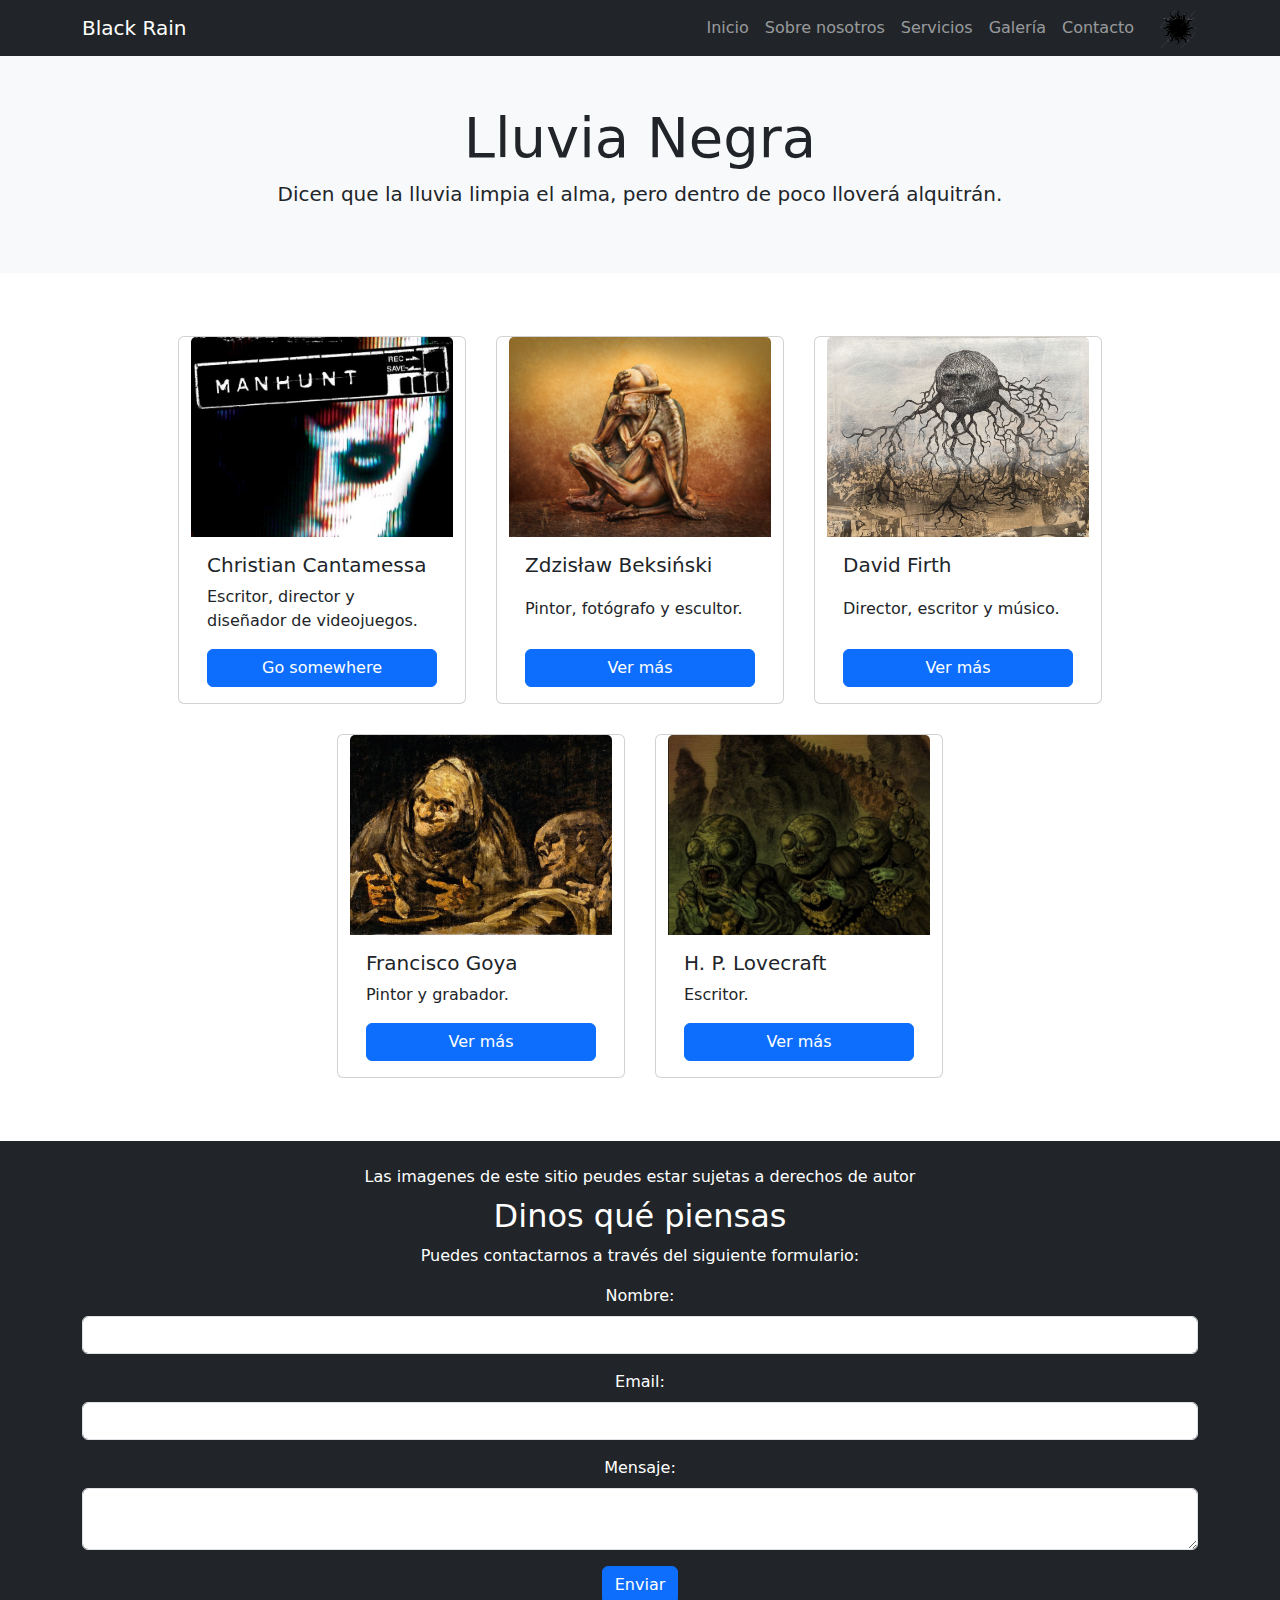
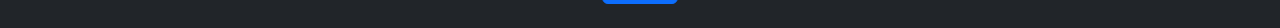
<file: index.html>
<!DOCTYPE html>
<html lang="es">
<head>
    <meta charset="UTF-8">
    <meta name="viewport" content="width=device-width, initial-scale=1.0">
    <link rel="icon" href="/media/img/Icono-nube-megra.png">
    <link href="https://cdn.jsdelivr.net/npm/bootstrap@5.3.0/dist/css/bootstrap.min.css" rel="stylesheet">
    <link rel="stylesheet" href="css/style.css">
    <title>Black rain</title>
</head>
<body>
    <!-- Utilizo un header de bootstrap intentando aplicar BEM-->
    <header class="header">
        <nav class="header__nav navbar navbar-expand-lg navbar-dark bg-dark">
            <div class="container">
                <a class="navbar-brand" href="index.html">Black Rain</a>
                <button class="navbar-toggler" type="button" data-bs-toggle="collapse" data-bs-target="#navbarNav" aria-controls="navbarNav" aria-expanded="false" aria-label="Toggle navigation">
                    <span class="navbar-toggler-icon"></span>
                </button>
                <div class="collapse navbar-collapse" id="navbarNav">
                    <ul class="navbar-nav ms-auto">
                        <li class="nav-item"><a class="nav-link" href="index.html">Inicio</a></li>
                        <li class="nav-item"><a class="nav-link" href="#">Sobre nosotros</a></li>
                        <li class="nav-item"><a class="nav-link" href="#">Servicios</a></li>
                        <li class="nav-item"><a class="nav-link" href="#">Galería</a></li>
                        <li class="nav-item"><a class="nav-link" href="#">Contacto</a></li>
                    </ul>
                    <img src="/media/Logo.png" alt="Logo" class="header__logo ms-3" height="40" width="40">
                </div>
            </div>
        </nav>
    </header>
    <!-- Busque y personalice un poco una tarjeta de bootstrap -->
    <main class="main">
        <section class="main__intro text-center py-5 bg-light">
            <h1 class="main__intro-title display-4">Lluvia Negra</h1>
            <p class="main__intro-subtitle lead">Dicen que la lluvia limpia el alma, pero dentro de poco lloverá alquitrán.</p>
        </section>
        <section class="main__content container py-5">
            <div class="row">
                <div class="card" style="width: 18rem;">
                    <img src="media/img/manhunt.jpg" class="card-img-top" alt="manhunt">
                    <div class="card-body">
                        <h5 class="card-title">Christian Cantamessa</h5>
                        <p class="card-text">Escritor, director y diseñador de videojuegos.</p>
                        <a href="pages/christian-cantamessa.html" class="btn btn-primary">Go somewhere</a>
                    </div>
                </div>
                <div class="card" style="width: 18rem;">
                    <img src="media/img/Abrazo.jpg" class="card-img-top" alt="Cuerpos abrazados">
                    <div class="card-body">
                        <h5 class="card-title">Zdzisław Beksiński</h5>
                        <p class="card-text">Pintor, fotógrafo y escultor.</p>
                        <a href="pages/beksinski.html" class="btn btn-primary">Ver más</a>
                    </div>
                </div>
                <div class="card" style="width: 18rem;">
                    <img src="media/img/arbol-extraño.jpg" class="card-img-top" alt="Arbol Extraño">
                    <div class="card-body">
                        <h5 class="card-title">David Firth</h5>
                        <p class="card-text">Director, escritor y músico.</p>
                        <a href="pages/david-firth.html" class="btn btn-primary">Ver más</a>
                    </div>
                </div>
                <div class="card" style="width: 18rem;">
                    <img src="media/img/indigente.webp" class="card-img-top" alt="Indigente">
                    <div class="card-body">
                        <h5 class="card-title">Francisco Goya</h5>
                        <p class="card-text">Pintor y grabador.</p>
                        <a href="pages/goya.html" class="btn btn-primary">Ver más</a>
                    </div>
                </div>
                <div class="card" style="width: 18rem;">
                    <img src="media/img/fila.jpg" class="card-img-top" alt="Personas haciendo una fila">
                    <div class="card-body">
                        <h5 class="card-title">H. P. Lovecraft</h5>
                        <p class="card-text">Escritor.</p>
                        <a href="/pages/lovecraft.html" class="btn btn-primary">Ver más</a>
                    </div>
                </div>
            </div>
        </section>
    </main>
    <!-- Un footer estándar -->
    <footer class="footer bg-dark text-white text-center py-4">
        <p class="footer__text mb-2">Las imagenes de este sitio peudes estar sujetas a derechos de autor</p>
        <section class="footer__comments">
            <h2 class="footer__comments-title">Dinos qué piensas</h2>
            <p class="footer__comments-description">Puedes contactarnos a través del siguiente formulario:</p>
            <form action="#" method="POST" class="footer__comments-form container">
                <div class="mb-3">
                    <label for="name" class="form-label">Nombre:</label>
                    <input type="text" id="name" name="name" class="form-control">
                </div>
                <div class="mb-3">
                    <label for="email" class="form-label">Email:</label>
                    <input type="email" id="email" name="email" class="form-control">
                </div>
                <div class="mb-3">
                    <label for="message" class="form-label">Mensaje:</label>
                    <textarea id="message" name="message" class="form-control"></textarea>
                </div>
                <button type="submit" class="btn btn-primary">Enviar</button>
            </form>
        </section>
    </footer>

    <script src="https://cdn.jsdelivr.net/npm/bootstrap@5.3.0/dist/js/bootstrap.bundle.min.js"></script>
</body>
</html>
</file>
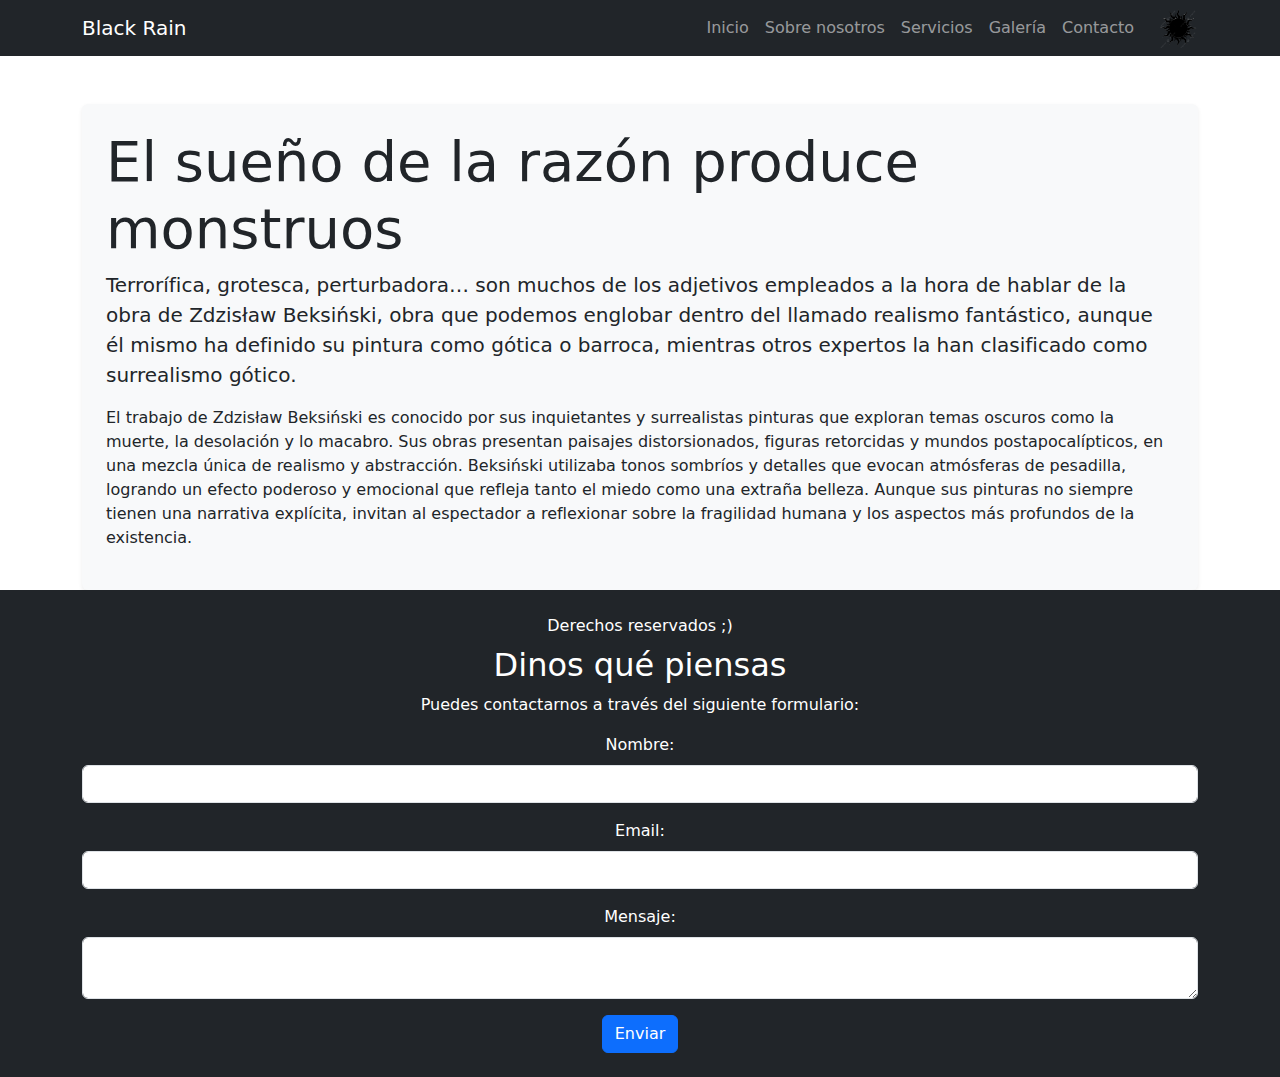
<file: pages/beksinski.html>
<!DOCTYPE html>
<html lang="es">
<head>
    <meta charset="UTF-8">
    <meta name="viewport" content="width=device-width, initial-scale=1.0">
    <link rel="icon" href="/media/img/Icono-nube-megra.png">
    <link href="https://cdn.jsdelivr.net/npm/bootstrap@5.3.0/dist/css/bootstrap.min.css" rel="stylesheet">
    <link rel="stylesheet" href="../css/style.css">
    <title>Alan Davidson</title>
</head>
<body>
    <header class="header">
        <nav class="header__nav navbar navbar-expand-lg navbar-dark bg-dark">
            <div class="container">
                <a class="navbar-brand" href="index.html">Black Rain</a>
                <button class="navbar-toggler" type="button" data-bs-toggle="collapse" data-bs-target="#navbarNav" aria-controls="navbarNav" aria-expanded="false" aria-label="Toggle navigation">
                    <span class="navbar-toggler-icon"></span>
                </button>
                <div class="collapse navbar-collapse" id="navbarNav">
                    <ul class="navbar-nav ms-auto">
                        <li class="nav-item"><a class="nav-link" href="../index.html">Inicio</a></li>
                        <li class="nav-item"><a class="nav-link" href="#">Sobre nosotros</a></li>
                        <li class="nav-item"><a class="nav-link" href="#">Servicios</a></li>
                        <li class="nav-item"><a class="nav-link" href="#">Galería</a></li>
                        <li class="nav-item"><a class="nav-link" href="#">Contacto</a></li>
                    </ul>
                    <img src="/media/Logo.png" alt="Logo" class="header__logo ms-3" height="40" width="40">
                </div>
            </div>
        </nav>
    </header>
    <main>
        <div class="container mt-5">
            <article class="bg-light p-4 rounded shadow-sm">
                <h1 class="display-4">El sueño de la razón produce monstruos</h1>
                <p class="lead">
                    Terrorífica, grotesca, perturbadora… son muchos de los adjetivos empleados a la hora de hablar de la obra de Zdzisław Beksiński, obra que podemos englobar dentro del llamado realismo fantástico, aunque él mismo ha definido su pintura como gótica o barroca, mientras otros expertos la han clasificado como surrealismo gótico.
                </p>
                <p>
                    El trabajo de Zdzisław Beksiński es conocido por sus inquietantes y surrealistas pinturas que exploran temas oscuros como la muerte, la desolación y lo macabro. Sus obras presentan paisajes distorsionados, figuras retorcidas y mundos postapocalípticos, en una mezcla única de realismo y abstracción. Beksiński utilizaba tonos sombríos y detalles que evocan atmósferas de pesadilla, logrando un efecto poderoso y emocional que refleja tanto el miedo como una extraña belleza. Aunque sus pinturas no siempre tienen una narrativa explícita, invitan al espectador a reflexionar sobre la fragilidad humana y los aspectos más profundos de la existencia.
                </p>
            </article>
        </div>
    </main>
    <footer class="footer bg-dark text-white text-center py-4">
        <p class="footer__text mb-2">Derechos reservados ;)</p>
        <section class="footer__comments">
            <h2 class="footer__comments-title">Dinos qué piensas</h2>
            <p class="footer__comments-description">Puedes contactarnos a través del siguiente formulario:</p>
            <form action="#" method="POST" class="footer__comments-form container">
                <div class="mb-3">
                    <label for="name" class="form-label">Nombre:</label>
                    <input type="text" id="name" name="name" class="form-control">
                </div>
                <div class="mb-3">
                    <label for="email" class="form-label">Email:</label>
                    <input type="email" id="email" name="email" class="form-control">
                </div>
                <div class="mb-3">
                    <label for="message" class="form-label">Mensaje:</label>
                    <textarea id="message" name="message" class="form-control"></textarea>
                </div>
                <button type="submit" class="btn btn-primary">Enviar</button>
            </form>
        </section>
    </footer>

    <script src="https://cdn.jsdelivr.net/npm/bootstrap@5.3.0/dist/js/bootstrap.bundle.min.js"></script>
</body>
</html>
</file>
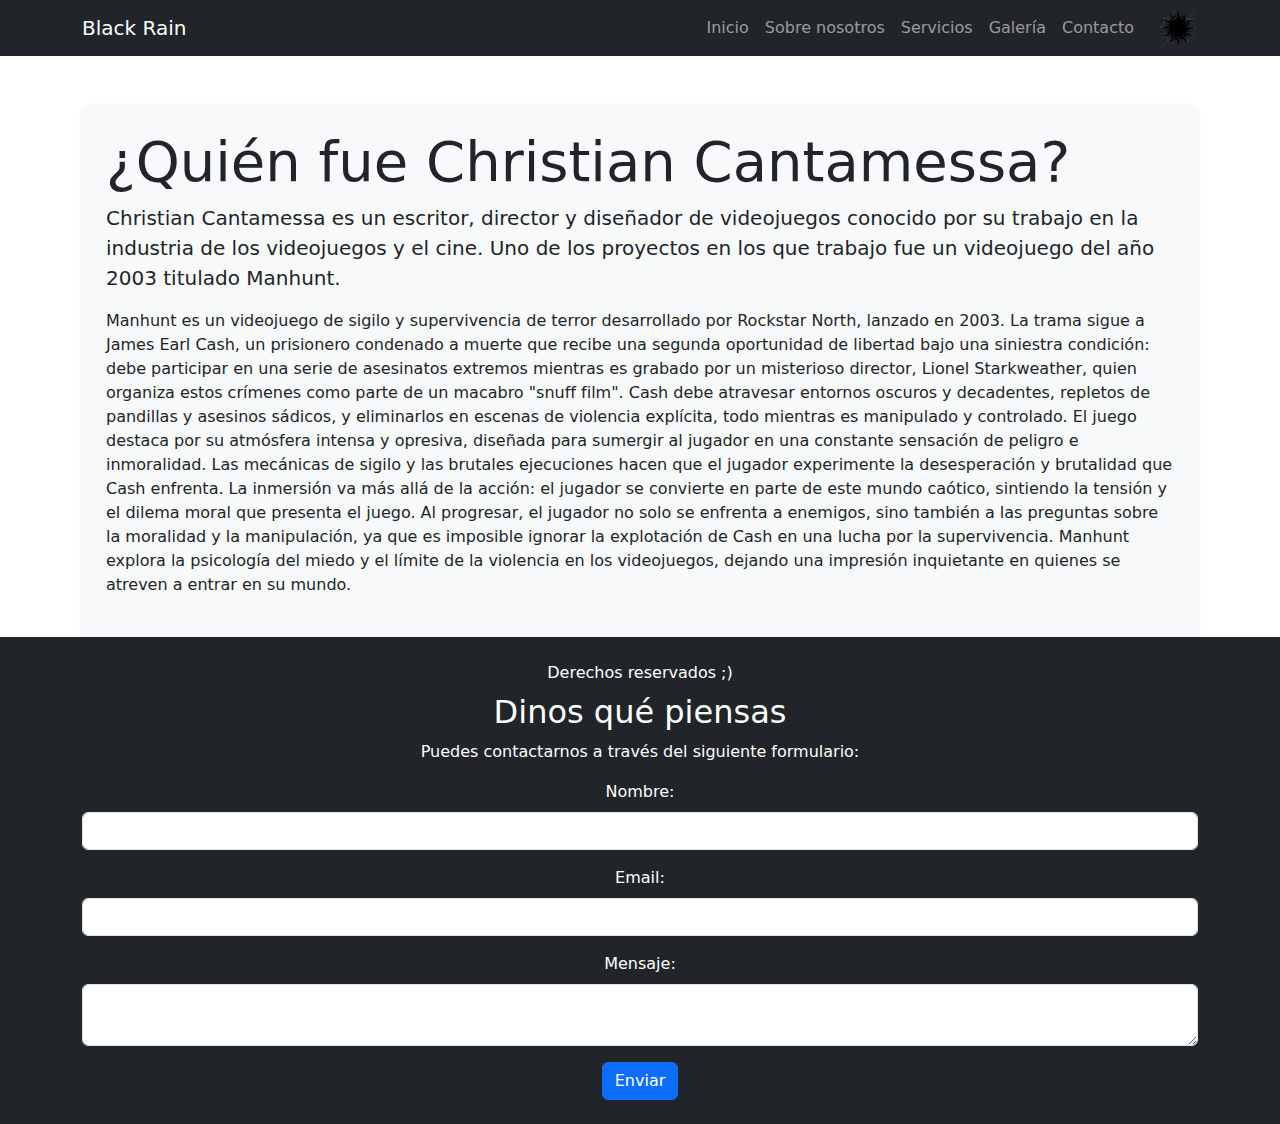
<file: pages/christian-cantamessa.html>
<!DOCTYPE html>
<html lang="es">
<head>
    <meta charset="UTF-8">
    <meta name="viewport" content="width=device-width, initial-scale=1.0">
    <link rel="icon" href="/media/img/Icono-nube-megra.png">
    <link href="https://cdn.jsdelivr.net/npm/bootstrap@5.3.0/dist/css/bootstrap.min.css" rel="stylesheet">
    <link rel="stylesheet" href="../css/style.css">
    <title>Christian Cantamessa</title>
</head>
<body>
    <header class="header">
        <nav class="header__nav navbar navbar-expand-lg navbar-dark bg-dark">
            <div class="container">
                <a class="navbar-brand" href="index.html">Black Rain</a>
                <button class="navbar-toggler" type="button" data-bs-toggle="collapse" data-bs-target="#navbarNav" aria-controls="navbarNav" aria-expanded="false" aria-label="Toggle navigation">
                    <span class="navbar-toggler-icon"></span>
                </button>
                <div class="collapse navbar-collapse" id="navbarNav">
                    <ul class="navbar-nav ms-auto">
                        <li class="nav-item"><a class="nav-link" href="../index.html">Inicio</a></li>
                        <li class="nav-item"><a class="nav-link" href="#">Sobre nosotros</a></li>
                        <li class="nav-item"><a class="nav-link" href="#">Servicios</a></li>
                        <li class="nav-item"><a class="nav-link" href="#">Galería</a></li>
                        <li class="nav-item"><a class="nav-link" href="#">Contacto</a></li>
                    </ul>
                    <img src="/media/Logo.png" alt="Logo" class="header__logo ms-3" height="40" width="40">
                </div>
            </div>
        </nav>
    </header>
    <main>
        <div class="container mt-5">
            <article class="bg-light p-4 rounded shadow-sm">
                <h1 class="display-4">¿Quién fue Christian Cantamessa?</h1>
                <p class="lead">
                    Christian Cantamessa es un escritor, director y diseñador de videojuegos conocido por su trabajo en la industria de los videojuegos y el cine. Uno de los proyectos en los que trabajo fue un videojuego del año 2003 titulado Manhunt.
                </p>
                <p>
                    Manhunt es un videojuego de sigilo y supervivencia de terror desarrollado por Rockstar North, lanzado en 2003. La trama sigue a James Earl Cash, un prisionero condenado a muerte que recibe una segunda oportunidad de libertad bajo una siniestra condición: debe participar en una serie de asesinatos extremos mientras es grabado por un misterioso director, Lionel Starkweather, quien organiza estos crímenes como parte de un macabro "snuff film". Cash debe atravesar entornos oscuros y decadentes, repletos de pandillas y asesinos sádicos, y eliminarlos en escenas de violencia explícita, todo mientras es manipulado y controlado.

                    El juego destaca por su atmósfera intensa y opresiva, diseñada para sumergir al jugador en una constante sensación de peligro e inmoralidad. Las mecánicas de sigilo y las brutales ejecuciones hacen que el jugador experimente la desesperación y brutalidad que Cash enfrenta. La inmersión va más allá de la acción: el jugador se convierte en parte de este mundo caótico, sintiendo la tensión y el dilema moral que presenta el juego. Al progresar, el jugador no solo se enfrenta a enemigos, sino también a las preguntas sobre la moralidad y la manipulación, ya que es imposible ignorar la explotación de Cash en una lucha por la supervivencia. Manhunt explora la psicología del miedo y el límite de la violencia en los videojuegos, dejando una impresión inquietante en quienes se atreven a entrar en su mundo.
                </p>
            </article>
        </div>
    </main>
    <footer class="footer bg-dark text-white text-center py-4">
        <p class="footer__text mb-2">Derechos reservados ;)</p>
        <section class="footer__comments">
            <h2 class="footer__comments-title">Dinos qué piensas</h2>
            <p class="footer__comments-description">Puedes contactarnos a través del siguiente formulario:</p>
            <form action="#" method="POST" class="footer__comments-form container">
                <div class="mb-3">
                    <label for="name" class="form-label">Nombre:</label>
                    <input type="text" id="name" name="name" class="form-control">
                </div>
                <div class="mb-3">
                    <label for="email" class="form-label">Email:</label>
                    <input type="email" id="email" name="email" class="form-control">
                </div>
                <div class="mb-3">
                    <label for="message" class="form-label">Mensaje:</label>
                    <textarea id="message" name="message" class="form-control"></textarea>
                </div>
                <button type="submit" class="btn btn-primary">Enviar</button>
            </form>
        </section>
    </footer>

    <script src="https://cdn.jsdelivr.net/npm/bootstrap@5.3.0/dist/js/bootstrap.bundle.min.js"></script>
</body>
</html>
</file>
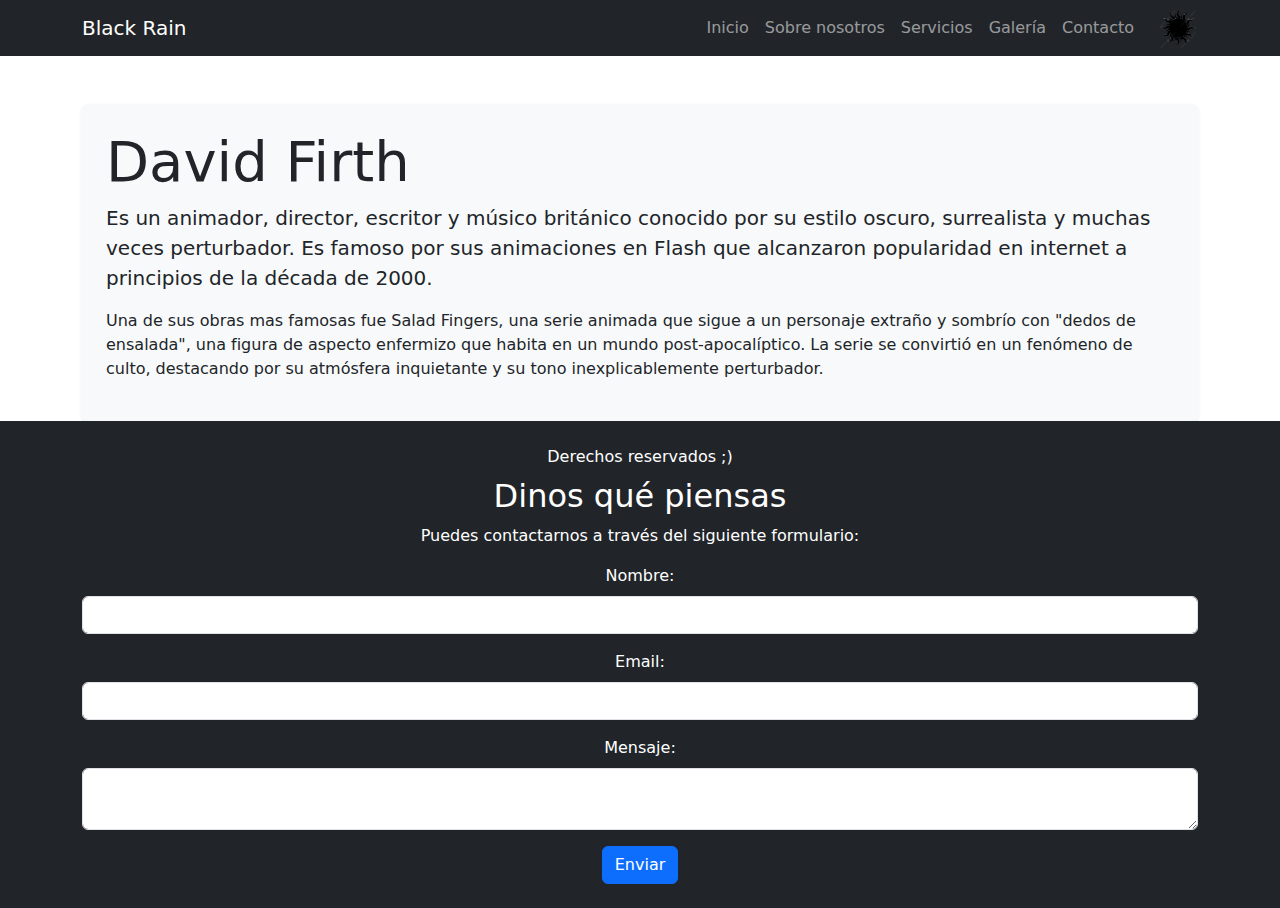
<file: pages/david-firth.html>
<!DOCTYPE html>
<html lang="es">
<head>
    <meta charset="UTF-8">
    <meta name="viewport" content="width=device-width, initial-scale=1.0">
    <link rel="icon" href="/media/img/Icono-nube-megra.png">
    <link href="https://cdn.jsdelivr.net/npm/bootstrap@5.3.0/dist/css/bootstrap.min.css" rel="stylesheet">
    <link rel="stylesheet" href="../css/style.css">
    <title>Alan Davidson</title>
</head>
<body>
    <header class="header">
        <nav class="header__nav navbar navbar-expand-lg navbar-dark bg-dark">
            <div class="container">
                <a class="navbar-brand" href="index.html">Black Rain</a>
                <button class="navbar-toggler" type="button" data-bs-toggle="collapse" data-bs-target="#navbarNav" aria-controls="navbarNav" aria-expanded="false" aria-label="Toggle navigation">
                    <span class="navbar-toggler-icon"></span>
                </button>
                <div class="collapse navbar-collapse" id="navbarNav">
                    <ul class="navbar-nav ms-auto">
                        <li class="nav-item"><a class="nav-link" href="../index.html">Inicio</a></li>
                        <li class="nav-item"><a class="nav-link" href="#">Sobre nosotros</a></li>
                        <li class="nav-item"><a class="nav-link" href="#">Servicios</a></li>
                        <li class="nav-item"><a class="nav-link" href="#">Galería</a></li>
                        <li class="nav-item"><a class="nav-link" href="#">Contacto</a></li>
                    </ul>
                    <img src="/media/Logo.png" alt="Logo" class="header__logo ms-3" height="40" width="40">
                </div>
            </div>
        </nav>
    </header>
    <main>
        <div class="container mt-5">
            <article class="bg-light p-4 rounded shadow-sm">
                <h1 class="display-4">David Firth</h1>
                <p class="lead">
                    Es un animador, director, escritor y músico británico conocido por su estilo oscuro, surrealista y muchas veces perturbador. Es famoso por sus animaciones en Flash que alcanzaron popularidad en internet a principios de la década de 2000.
                </p>
                <p>
                    Una de sus obras mas famosas fue Salad Fingers, una serie animada que sigue a un personaje extraño y sombrío con "dedos de ensalada", una figura de aspecto enfermizo que habita en un mundo post-apocalíptico. La serie se convirtió en un fenómeno de culto, destacando por su atmósfera inquietante y su tono inexplicablemente perturbador.
                </p>
            </article>
        </div>
    </main>
    <footer class="footer bg-dark text-white text-center py-4">
        <p class="footer__text mb-2">Derechos reservados ;)</p>
        <section class="footer__comments">
            <h2 class="footer__comments-title">Dinos qué piensas</h2>
            <p class="footer__comments-description">Puedes contactarnos a través del siguiente formulario:</p>
            <form action="#" method="POST" class="footer__comments-form container">
                <div class="mb-3">
                    <label for="name" class="form-label">Nombre:</label>
                    <input type="text" id="name" name="name" class="form-control">
                </div>
                <div class="mb-3">
                    <label for="email" class="form-label">Email:</label>
                    <input type="email" id="email" name="email" class="form-control">
                </div>
                <div class="mb-3">
                    <label for="message" class="form-label">Mensaje:</label>
                    <textarea id="message" name="message" class="form-control"></textarea>
                </div>
                <button type="submit" class="btn btn-primary">Enviar</button>
            </form>
        </section>
    </footer>

    <script src="https://cdn.jsdelivr.net/npm/bootstrap@5.3.0/dist/js/bootstrap.bundle.min.js"></script>
</body>
</html>
</file>
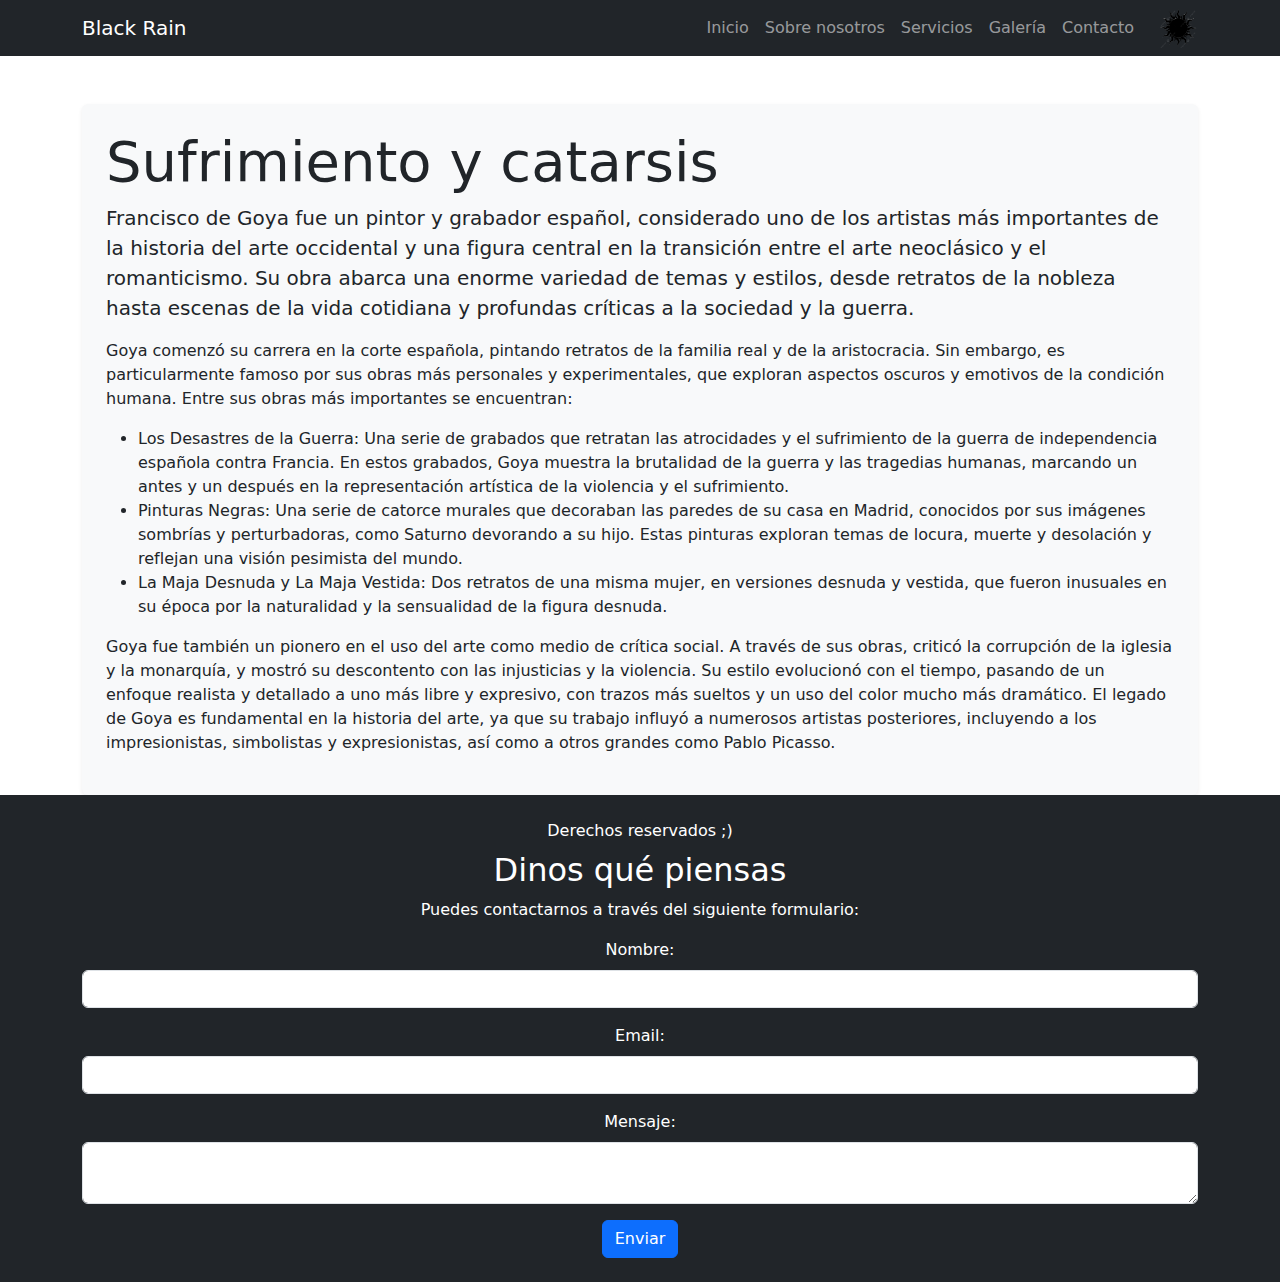
<file: pages/goya.html>
<!DOCTYPE html>
<html lang="es">
<head>
    <meta charset="UTF-8">
    <meta name="viewport" content="width=device-width, initial-scale=1.0">
    <link rel="icon" href="/media/img/Icono-nube-megra.png">
    <link href="https://cdn.jsdelivr.net/npm/bootstrap@5.3.0/dist/css/bootstrap.min.css" rel="stylesheet">
    <link rel="stylesheet" href="../css/style.css">
    <title>Alan Davidson</title>
</head>
<body>
    <header class="header">
        <nav class="header__nav navbar navbar-expand-lg navbar-dark bg-dark">
            <div class="container">
                <a class="navbar-brand" href="index.html">Black Rain</a>
                <button class="navbar-toggler" type="button" data-bs-toggle="collapse" data-bs-target="#navbarNav" aria-controls="navbarNav" aria-expanded="false" aria-label="Toggle navigation">
                    <span class="navbar-toggler-icon"></span>
                </button>
                <div class="collapse navbar-collapse" id="navbarNav">
                    <ul class="navbar-nav ms-auto">
                        <li class="nav-item"><a class="nav-link" href="../index.html">Inicio</a></li>
                        <li class="nav-item"><a class="nav-link" href="#">Sobre nosotros</a></li>
                        <li class="nav-item"><a class="nav-link" href="#">Servicios</a></li>
                        <li class="nav-item"><a class="nav-link" href="#">Galería</a></li>
                        <li class="nav-item"><a class="nav-link" href="#">Contacto</a></li>
                    </ul>
                    <img src="/media/Logo.png" alt="Logo" class="header__logo ms-3" height="40" width="40">
                </div>
            </div>
        </nav>
    </header>
    <main>
        <div class="container mt-5">
            <article class="bg-light p-4 rounded shadow-sm">
                <h1 class="display-4">Sufrimiento y catarsis</h1>
                <p class="lead">
                    Francisco de Goya fue un pintor y grabador español, considerado uno de los artistas más importantes de la historia del arte occidental y una figura central en la transición entre el arte neoclásico y el romanticismo. Su obra abarca una enorme variedad de temas y estilos, desde retratos de la nobleza hasta escenas de la vida cotidiana y profundas críticas a la sociedad y la guerra.
                </p>
                <p>
                    Goya comenzó su carrera en la corte española, pintando retratos de la familia real y de la aristocracia. Sin embargo, es particularmente famoso por sus obras más personales y experimentales, que exploran aspectos oscuros y emotivos de la condición humana. Entre sus obras más importantes se encuentran:
                    <ul>
                        <li>Los Desastres de la Guerra: Una serie de grabados que retratan las atrocidades y el sufrimiento de la guerra de independencia española contra Francia. En estos grabados, Goya muestra la brutalidad de la guerra y las tragedias humanas, marcando un antes y un después en la representación artística de la violencia y el sufrimiento.
                        </li>
                        <li>
                        Pinturas Negras: Una serie de catorce murales que decoraban las paredes de su casa en Madrid, conocidos por sus imágenes sombrías y perturbadoras, como Saturno devorando a su hijo. Estas pinturas exploran temas de locura, muerte y desolación y reflejan una visión pesimista del mundo.
                        </li>
                        <li>
                        La Maja Desnuda y La Maja Vestida: Dos retratos de una misma mujer, en versiones desnuda y vestida, que fueron inusuales en su época por la naturalidad y la sensualidad de la figura desnuda.
                        </li>
                    </ul>
                    Goya fue también un pionero en el uso del arte como medio de crítica social. A través de sus obras, criticó la corrupción de la iglesia y la monarquía, y mostró su descontento con las injusticias y la violencia. Su estilo evolucionó con el tiempo, pasando de un enfoque realista y detallado a uno más libre y expresivo, con trazos más sueltos y un uso del color mucho más dramático.
                    
                    El legado de Goya es fundamental en la historia del arte, ya que su trabajo influyó a numerosos artistas posteriores, incluyendo a los impresionistas, simbolistas y expresionistas, así como a otros grandes como Pablo Picasso.
                </p>
            </article>
        </div>
    </main>
    <footer class="footer bg-dark text-white text-center py-4">
        <p class="footer__text mb-2">Derechos reservados ;)</p>
        <section class="footer__comments">
            <h2 class="footer__comments-title">Dinos qué piensas</h2>
            <p class="footer__comments-description">Puedes contactarnos a través del siguiente formulario:</p>
            <form action="#" method="POST" class="footer__comments-form container">
                <div class="mb-3">
                    <label for="name" class="form-label">Nombre:</label>
                    <input type="text" id="name" name="name" class="form-control">
                </div>
                <div class="mb-3">
                    <label for="email" class="form-label">Email:</label>
                    <input type="email" id="email" name="email" class="form-control">
                </div>
                <div class="mb-3">
                    <label for="message" class="form-label">Mensaje:</label>
                    <textarea id="message" name="message" class="form-control"></textarea>
                </div>
                <button type="submit" class="btn btn-primary">Enviar</button>
            </form>
        </section>
    </footer>

    <script src="https://cdn.jsdelivr.net/npm/bootstrap@5.3.0/dist/js/bootstrap.bundle.min.js"></script>
</body>
</html>
</file>
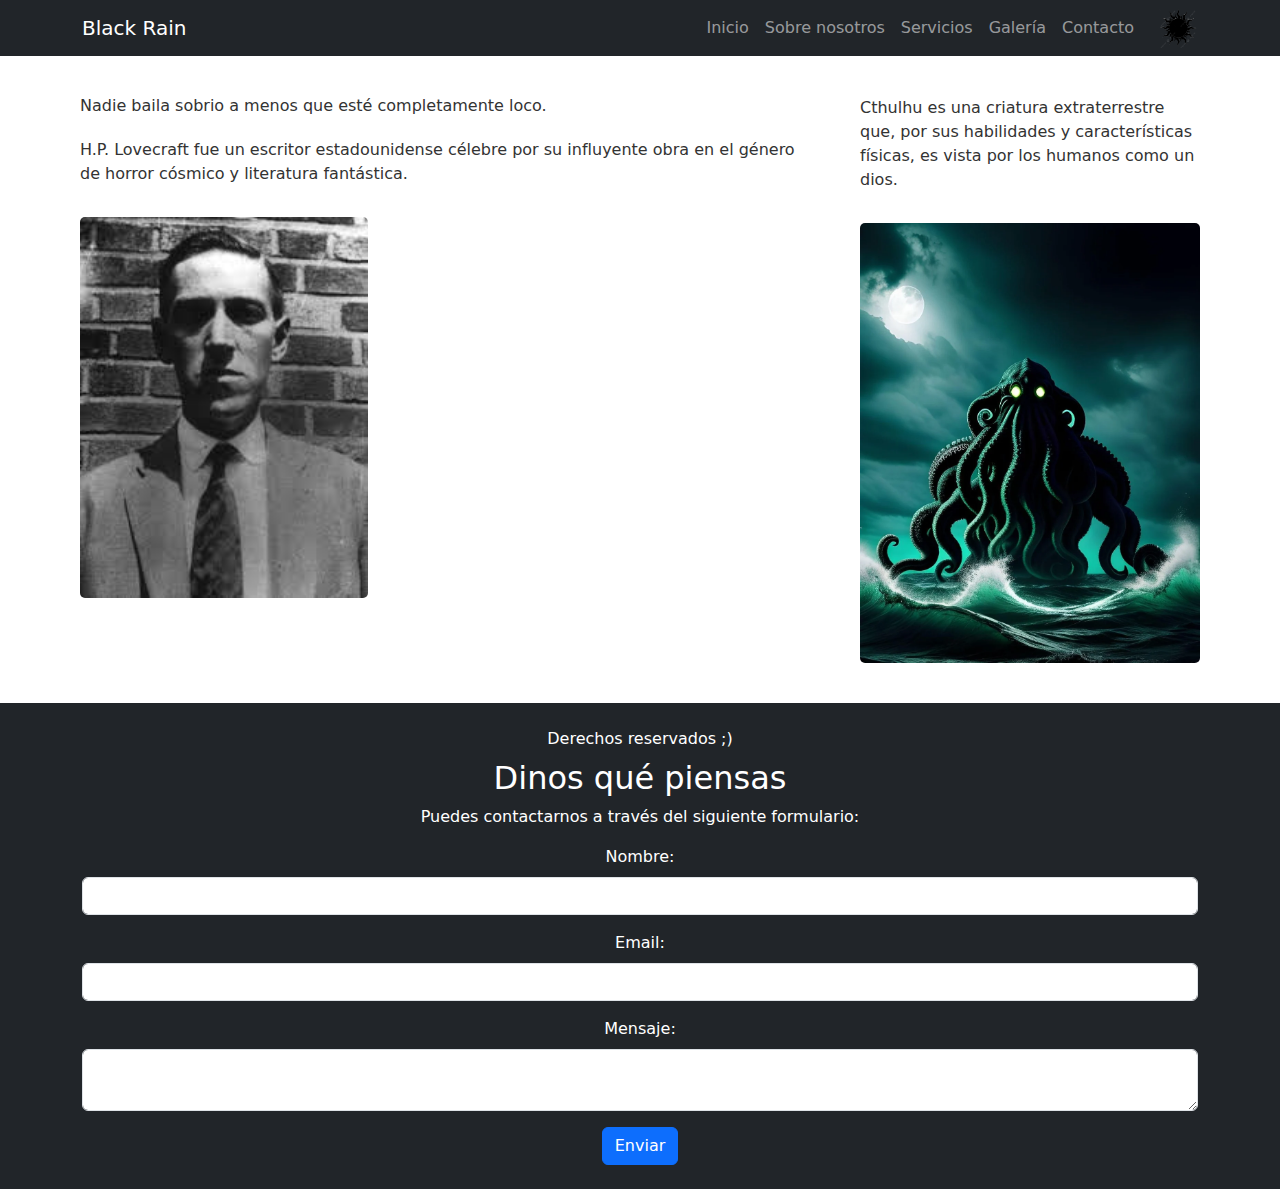
<file: pages/lovecraft.html>
<!DOCTYPE html>
<html lang="es">
<head>
    <meta charset="UTF-8">
    <meta name="viewport" content="width=device-width, initial-scale=1.0">
    <link rel="icon" href="/media/img/Icono-nube-megra.png">
    <link href="https://cdn.jsdelivr.net/npm/bootstrap@5.3.0/dist/css/bootstrap.min.css" rel="stylesheet">
    <link rel="stylesheet" href="../css/style.css">
    <title>Alan Davidson</title>
</head>
<body>
    <header class="header">
        <nav class="header__nav navbar navbar-expand-lg navbar-dark bg-dark">
            <div class="container">
                <a class="navbar-brand" href="index.html">Black Rain</a>
                <button class="navbar-toggler" type="button" data-bs-toggle="collapse" data-bs-target="#navbarNav" aria-controls="navbarNav" aria-expanded="false" aria-label="Toggle navigation">
                    <span class="navbar-toggler-icon"></span>
                </button>
                <div class="collapse navbar-collapse" id="navbarNav">
                    <ul class="navbar-nav ms-auto">
                        <li class="nav-item"><a class="nav-link" href="../index.html">Inicio</a></li>
                        <li class="nav-item"><a class="nav-link" href="#">Sobre nosotros</a></li>
                        <li class="nav-item"><a class="nav-link" href="#">Servicios</a></li>
                        <li class="nav-item"><a class="nav-link" href="#">Galería</a></li>
                        <li class="nav-item"><a class="nav-link" href="#">Contacto</a></li>
                    </ul>
                    <img src="/media/Logo.png" alt="Logo" class="header__logo ms-3" height="40" width="40">
                </div>
            </div>
        </nav>
    </header>
    <main>
        <!-- Un grid muy simple -->
        <div class="grid">
            <section class="grid__main-content">
                <h2 class="grid__text">Nadie baila sobrio a menos que esté completamente loco.</h2>
                <p class="grid__text">H.P. Lovecraft fue un escritor estadounidense célebre por su influyente obra en el género de horror cósmico y literatura fantástica.</p>
                <img src="../media/img/lovecraft.jpeg" alt="lovecraft" class="grid__image">
            </section>
            
            <aside class="grid__sidebar">
                <p class="grid__text">Cthulhu es una criatura extraterrestre que, por sus habilidades y características físicas, es vista por los humanos como un dios.</p>
                <img src="../media/img/cthulhu.webp" alt="cthulhu" class="grid__image">
            </aside>
        </div>
    </main>
    <footer class="footer bg-dark text-white text-center py-4">
        <p class="footer__text mb-2">Derechos reservados ;)</p>
        <section class="footer__comments">
            <h2 class="footer__comments-title">Dinos qué piensas</h2>
            <p class="footer__comments-description">Puedes contactarnos a través del siguiente formulario:</p>
            <form action="#" method="POST" class="footer__comments-form container">
                <div class="mb-3">
                    <label for="name" class="form-label">Nombre:</label>
                    <input type="text" id="name" name="name" class="form-control">
                </div>
                <div class="mb-3">
                    <label for="email" class="form-label">Email:</label>
                    <input type="email" id="email" name="email" class="form-control">
                </div>
                <div class="mb-3">
                    <label for="message" class="form-label">Mensaje:</label>
                    <textarea id="message" name="message" class="form-control"></textarea>
                </div>
                <button type="submit" class="btn btn-primary">Enviar</button>
            </form>
        </section>
    </footer>

    <script src="https://cdn.jsdelivr.net/npm/bootstrap@5.3.0/dist/js/bootstrap.bundle.min.js"></script>
</body>
</html>
</file>
<file: css/style.css>
*{
    margin: 0;
    padding: 0;
}
/* Estilos de mi tarjeta */
.card {
    width: 18rem;
    margin: 15px;
}
.card img {
    height: 200px;
    width: 100%;          
    object-fit: cover;
}
.card-body {
    display: flex;
    flex-direction: column;
    justify-content: space-between;
}
.row {
    display: flex;
    flex-wrap: wrap;
    justify-content: center;
}
/*Estilo de mi grid de lovecraft*/
.grid {
    display: grid;
    grid-template-columns: 2fr 1fr;
    gap: 20px;
    max-width: 1200px;
    margin: 0 auto;
    padding: 20px;
}
.grid__main-content {
    background-color: white;
    padding: 20px;
    display: flex;
    flex-direction: column;
    gap: 15px;
}
.grid__main-content  img{
 width: 40%;
 height: auto;
}
.grid__sidebar {
    background-color: white;
    padding: 20px;
    display: flex;
    flex-direction: column;
    gap: 15px;
}
.grid__text {
    font-size: 1rem;
    color: #333;
}
.grid__image {
    width: 100%;
    height: auto;
    border-radius: 5px;
}
</file>
